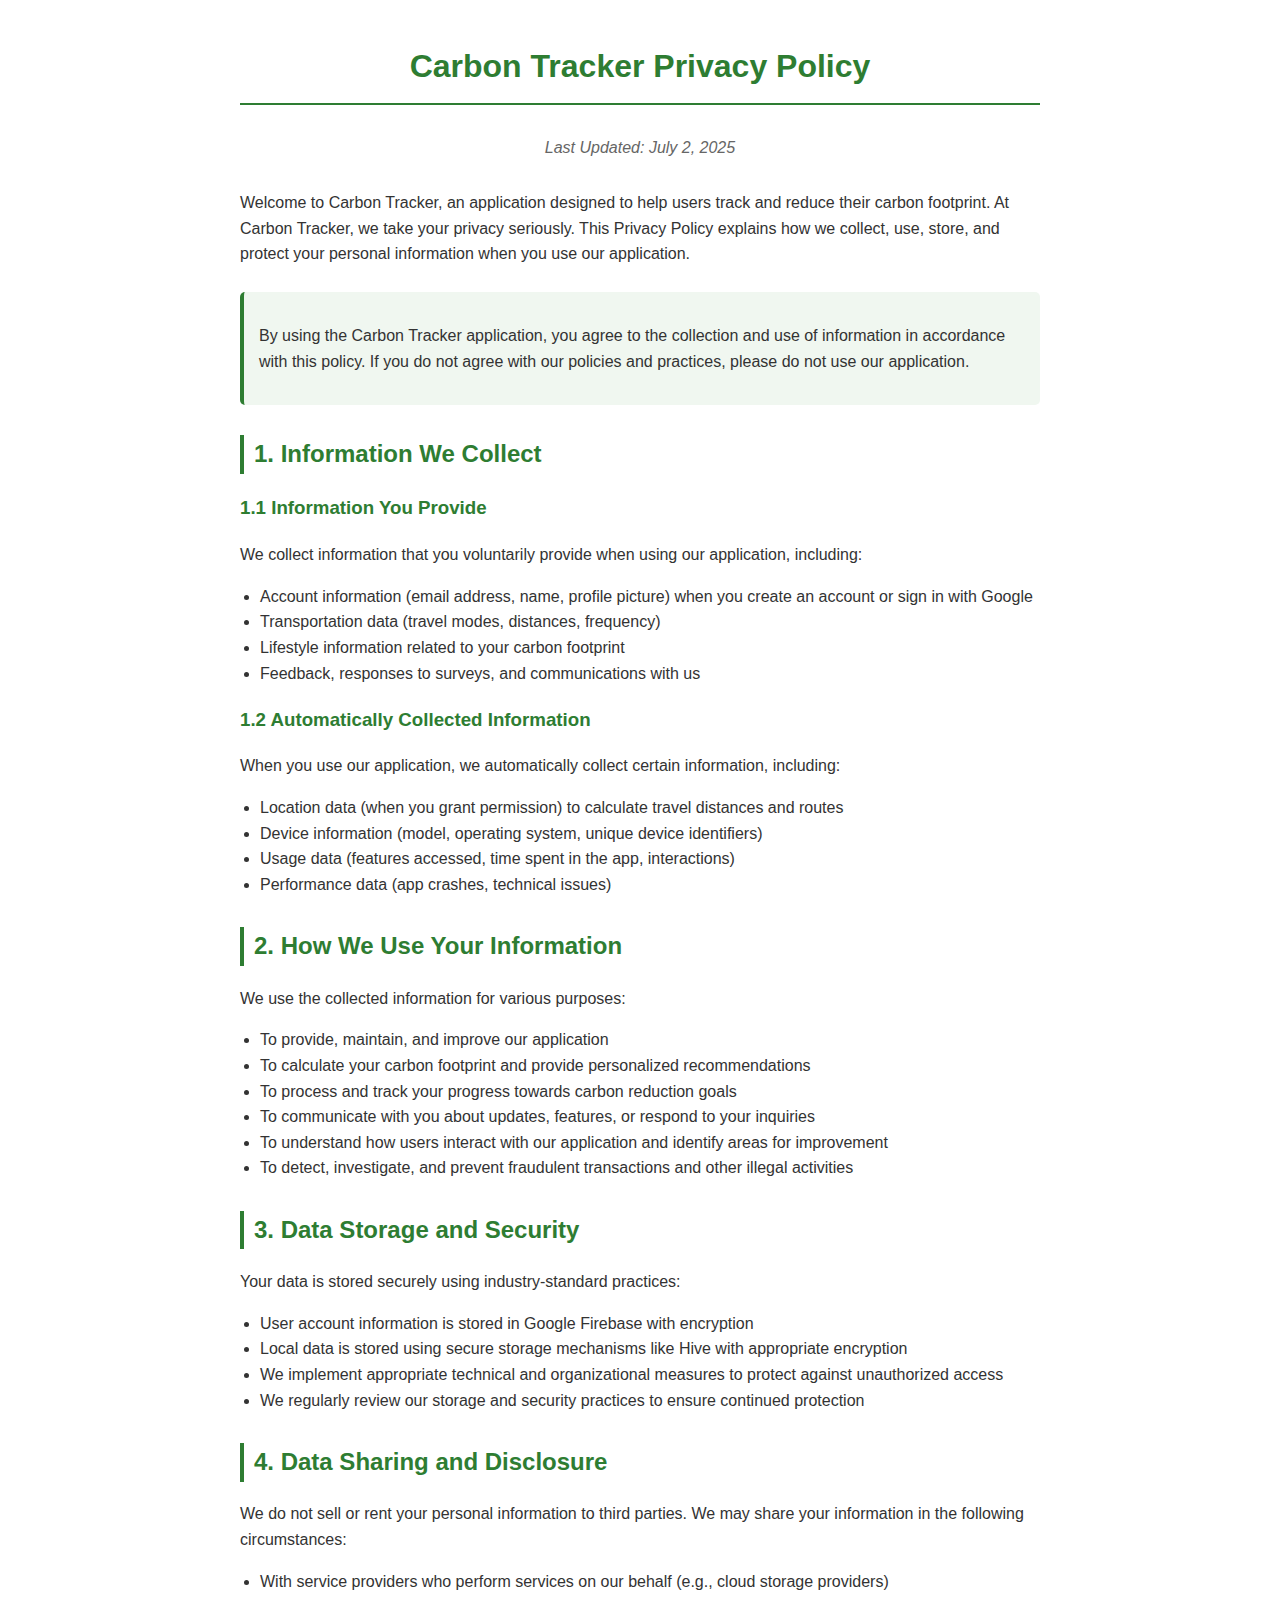
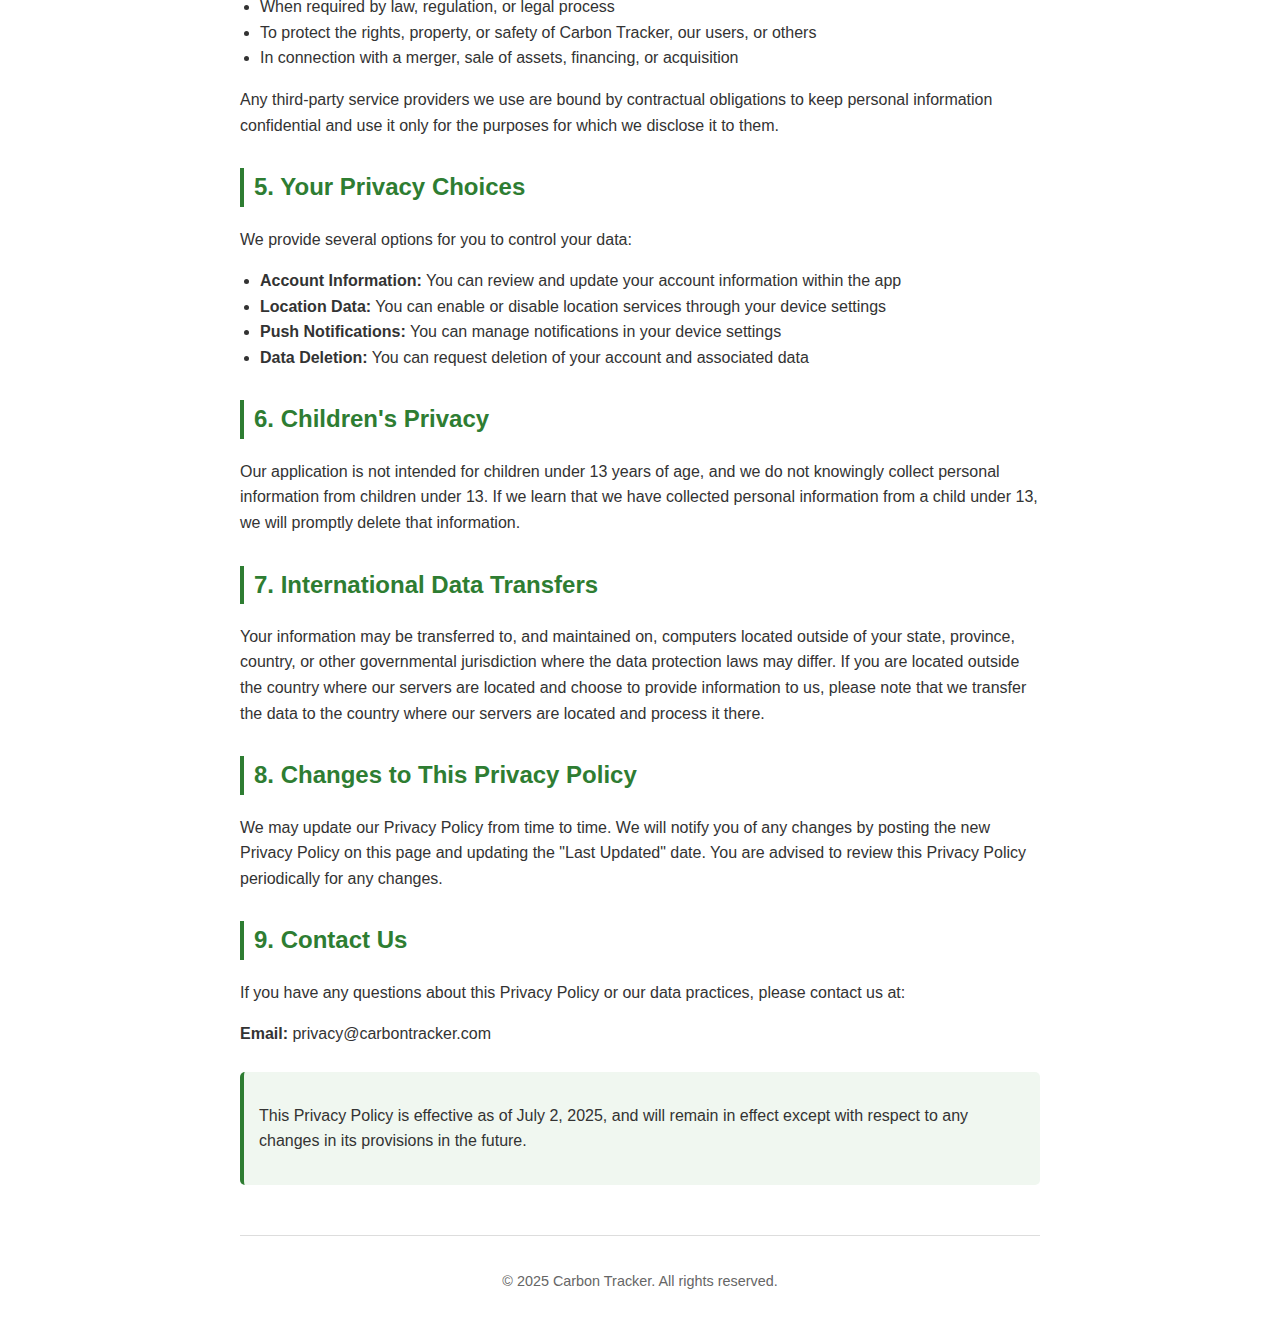
<file: carbonito/privacy/rules.html>
<!DOCTYPE html>
<html lang="en">
<head>
    <meta charset="UTF-8">
    <meta name="viewport" content="width=device-width, initial-scale=1.0">
    <title>Carbonito - Privacy Policy</title>
    <style>
        body {
            font-family: 'Segoe UI', Tahoma, Geneva, Verdana, sans-serif;
            line-height: 1.6;
            color: #333;
            max-width: 800px;
            margin: 0 auto;
            padding: 20px;
        }
        h1, h2, h3 {
            color: #2E7D32;
        }
        h1 {
            text-align: center;
            border-bottom: 2px solid #2E7D32;
            padding-bottom: 10px;
            margin-bottom: 30px;
        }
        h2 {
            margin-top: 30px;
            border-left: 4px solid #2E7D32;
            padding-left: 10px;
        }
        .updated {
            text-align: center;
            font-style: italic;
            margin-bottom: 30px;
            color: #666;
        }
        .section {
            margin-bottom: 25px;
        }
        ul {
            padding-left: 20px;
        }
        .important {
            background-color: #f0f7f0;
            padding: 15px;
            border-radius: 5px;
            border-left: 4px solid #2E7D32;
        }
        footer {
            margin-top: 50px;
            text-align: center;
            font-size: 0.9em;
            color: #666;
            border-top: 1px solid #ddd;
            padding-top: 20px;
        }
    </style>
</head>
<body>
    <h1>Carbon Tracker Privacy Policy</h1>
    
    <p class="updated">Last Updated: July 2, 2025</p>
    
    <div class="section">
        <p>Welcome to Carbon Tracker, an application designed to help users track and reduce their carbon footprint. At Carbon Tracker, we take your privacy seriously. This Privacy Policy explains how we collect, use, store, and protect your personal information when you use our application.</p>
    </div>
    
    <div class="section important">
        <p>By using the Carbon Tracker application, you agree to the collection and use of information in accordance with this policy. If you do not agree with our policies and practices, please do not use our application.</p>
    </div>
    
    <h2>1. Information We Collect</h2>
    
    <div class="section">
        <h3>1.1 Information You Provide</h3>
        <p>We collect information that you voluntarily provide when using our application, including:</p>
        <ul>
            <li>Account information (email address, name, profile picture) when you create an account or sign in with Google</li>
            <li>Transportation data (travel modes, distances, frequency)</li>
            <li>Lifestyle information related to your carbon footprint</li>
            <li>Feedback, responses to surveys, and communications with us</li>
        </ul>
        
        <h3>1.2 Automatically Collected Information</h3>
        <p>When you use our application, we automatically collect certain information, including:</p>
        <ul>
            <li>Location data (when you grant permission) to calculate travel distances and routes</li>
            <li>Device information (model, operating system, unique device identifiers)</li>
            <li>Usage data (features accessed, time spent in the app, interactions)</li>
            <li>Performance data (app crashes, technical issues)</li>
        </ul>
    </div>
    
    <h2>2. How We Use Your Information</h2>
    
    <div class="section">
        <p>We use the collected information for various purposes:</p>
        <ul>
            <li>To provide, maintain, and improve our application</li>
            <li>To calculate your carbon footprint and provide personalized recommendations</li>
            <li>To process and track your progress towards carbon reduction goals</li>
            <li>To communicate with you about updates, features, or respond to your inquiries</li>
            <li>To understand how users interact with our application and identify areas for improvement</li>
            <li>To detect, investigate, and prevent fraudulent transactions and other illegal activities</li>
        </ul>
    </div>
    
    <h2>3. Data Storage and Security</h2>
    
    <div class="section">
        <p>Your data is stored securely using industry-standard practices:</p>
        <ul>
            <li>User account information is stored in Google Firebase with encryption</li>
            <li>Local data is stored using secure storage mechanisms like Hive with appropriate encryption</li>
            <li>We implement appropriate technical and organizational measures to protect against unauthorized access</li>
            <li>We regularly review our storage and security practices to ensure continued protection</li>
        </ul>
    </div>
    
    <h2>4. Data Sharing and Disclosure</h2>
    
    <div class="section">
        <p>We do not sell or rent your personal information to third parties. We may share your information in the following circumstances:</p>
        <ul>
            <li>With service providers who perform services on our behalf (e.g., cloud storage providers)</li>
            <li>When required by law, regulation, or legal process</li>
            <li>To protect the rights, property, or safety of Carbon Tracker, our users, or others</li>
            <li>In connection with a merger, sale of assets, financing, or acquisition</li>
        </ul>
        <p>Any third-party service providers we use are bound by contractual obligations to keep personal information confidential and use it only for the purposes for which we disclose it to them.</p>
    </div>
    
    <h2>5. Your Privacy Choices</h2>
    
    <div class="section">
        <p>We provide several options for you to control your data:</p>
        <ul>
            <li><strong>Account Information:</strong> You can review and update your account information within the app</li>
            <li><strong>Location Data:</strong> You can enable or disable location services through your device settings</li>
            <li><strong>Push Notifications:</strong> You can manage notifications in your device settings</li>
            <li><strong>Data Deletion:</strong> You can request deletion of your account and associated data</li>
        </ul>
    </div>
    
    <h2>6. Children's Privacy</h2>
    
    <div class="section">
        <p>Our application is not intended for children under 13 years of age, and we do not knowingly collect personal information from children under 13. If we learn that we have collected personal information from a child under 13, we will promptly delete that information.</p>
    </div>
    
    <h2>7. International Data Transfers</h2>
    
    <div class="section">
        <p>Your information may be transferred to, and maintained on, computers located outside of your state, province, country, or other governmental jurisdiction where the data protection laws may differ. If you are located outside the country where our servers are located and choose to provide information to us, please note that we transfer the data to the country where our servers are located and process it there.</p>
    </div>
    
    <h2>8. Changes to This Privacy Policy</h2>
    
    <div class="section">
        <p>We may update our Privacy Policy from time to time. We will notify you of any changes by posting the new Privacy Policy on this page and updating the "Last Updated" date. You are advised to review this Privacy Policy periodically for any changes.</p>
    </div>
    
    <h2>9. Contact Us</h2>
    
    <div class="section">
        <p>If you have any questions about this Privacy Policy or our data practices, please contact us at:</p>
        <p><strong>Email:</strong> privacy@carbontracker.com</p>
    </div>
    
    <div class="section important">
        <p>This Privacy Policy is effective as of July 2, 2025, and will remain in effect except with respect to any changes in its provisions in the future.</p>
    </div>
    
    <footer>
        <p>© 2025 Carbon Tracker. All rights reserved.</p>
    </footer>
</body>
</html>
</file>
